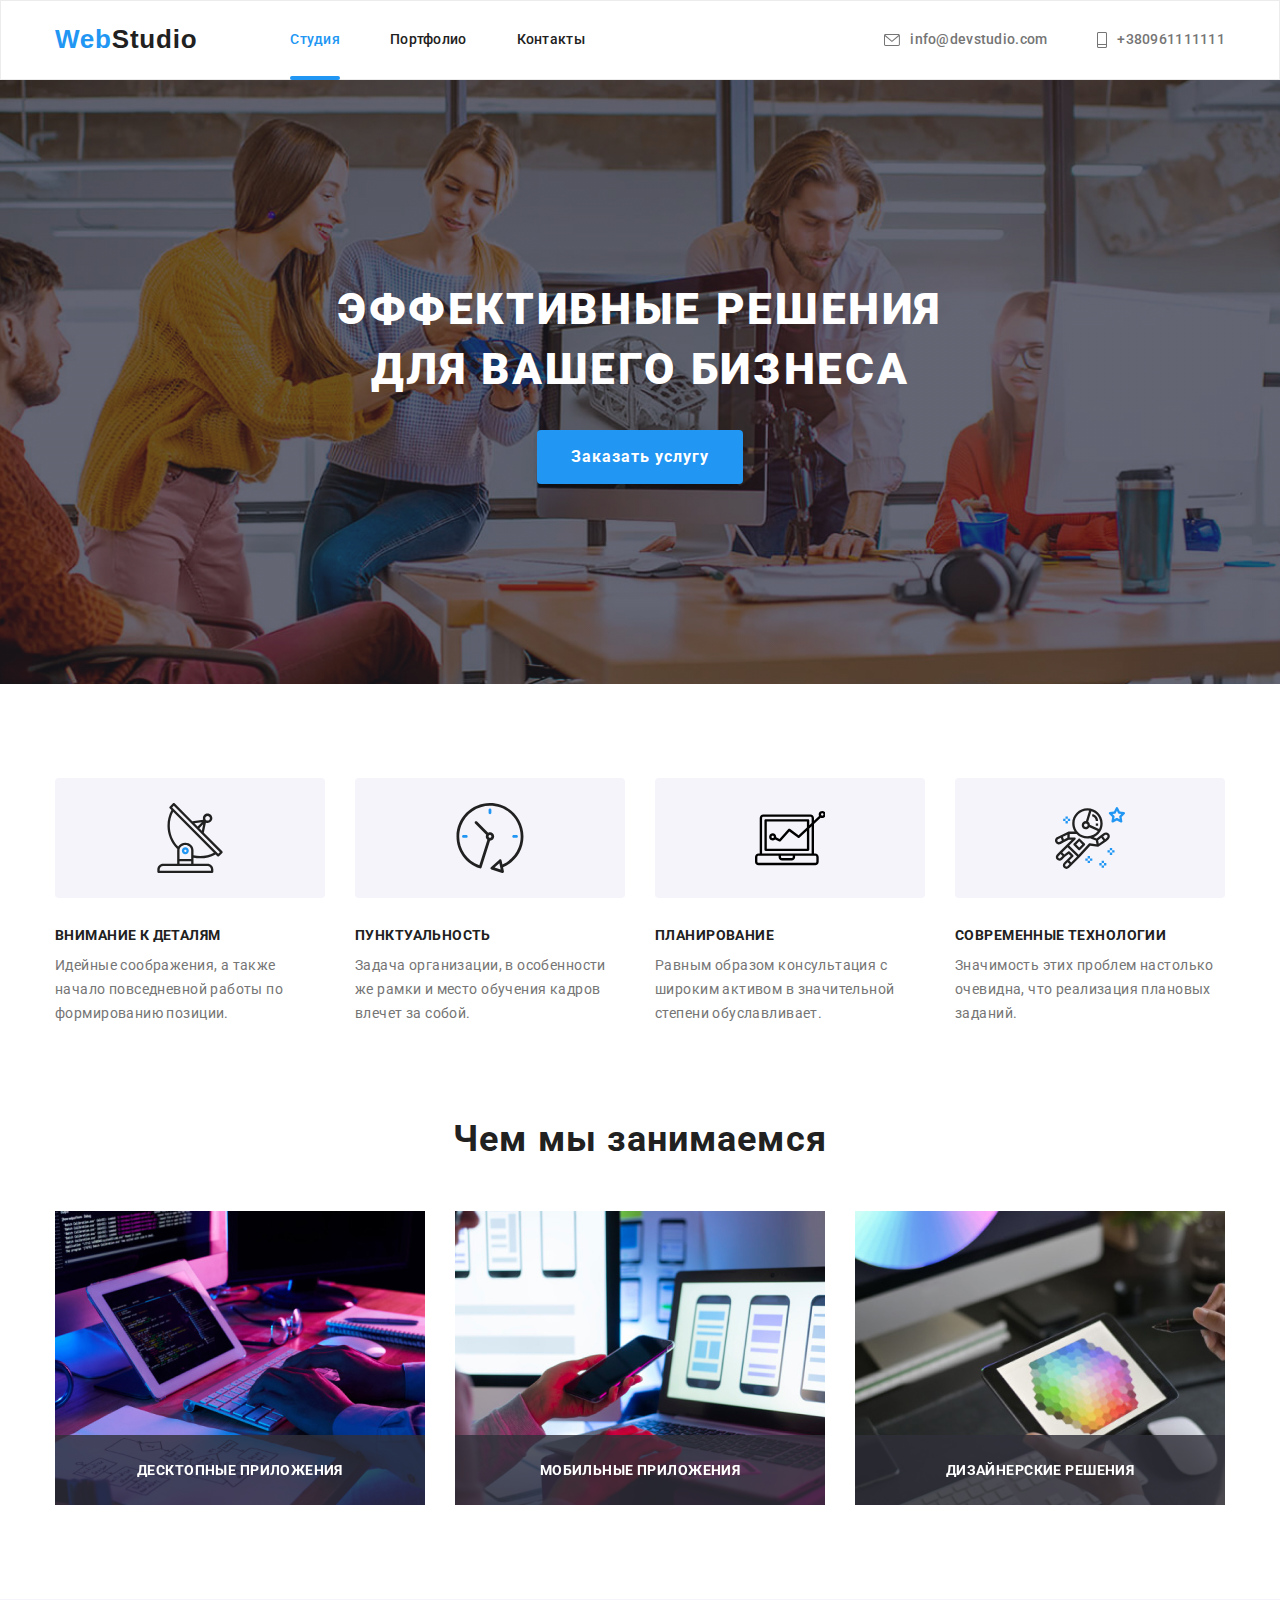
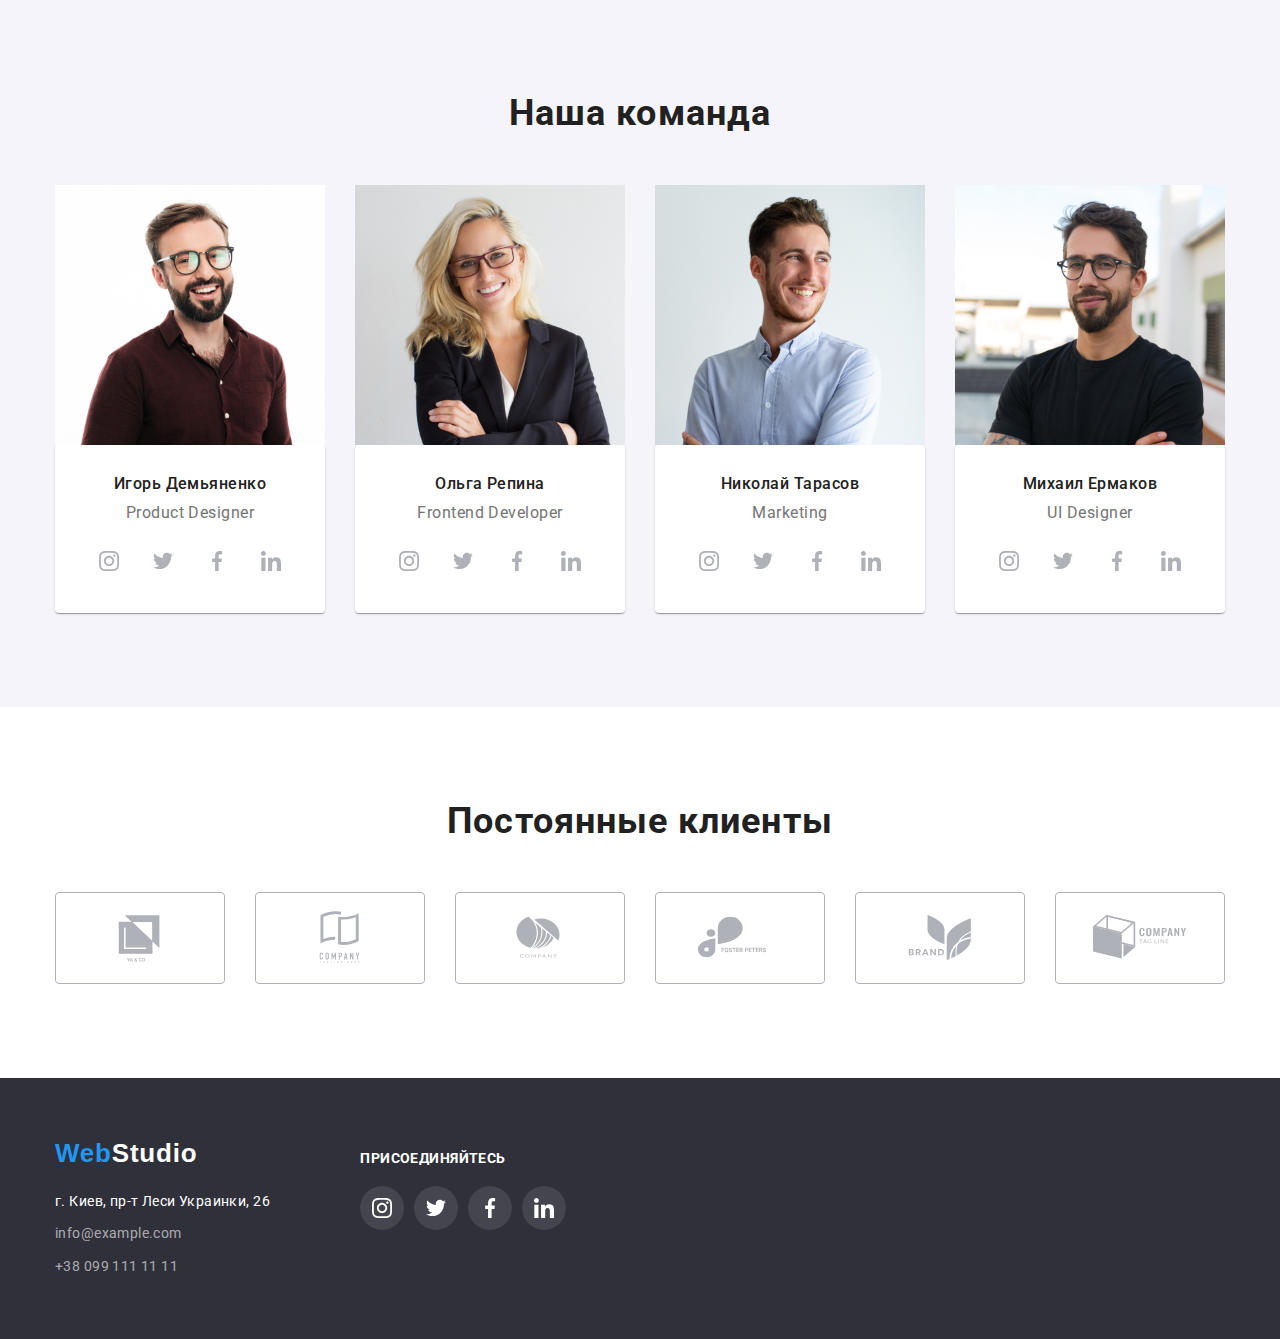
<file: index.html>
<!DOCTYPE html>
<html lang="en">

<head>
    <meta charset="utf-8">
    <meta name="viewport" content="width=device-width,
     initial-scale=1.0">
    <title>Студия</title>
    <link
        href="https://fonts.googleapis.com/css2?family=Raleway:wght@700&family=Roboto:wght@400;500;700;900&display=swap"
        rel="stylesheet">
        <link rel="stylesheet" href="https://cdnjs.cloudflare.com/ajax/libs/modern-normalize/1.1.0/modern-normalize.min.css">
    <link rel="stylesheet" href="./css/style.css">

</head>

<body>
 
    <!--Шапка сайта-->

   <header class="heder-style ">
    
    <div class="container nav-container">
            <nav class="main-nav ">
                <a href="./index.html" class="logo">Web<span class="logo-style">Studio</span></a>
                <ul class="site-nav ">
                    <li class="site-nav-item"><a href="" class="link current">Студия</a> </li>
                    <li class="site-nav-item"><a href="./portfolio.html" class="nav-color link">Портфолио</a> </li>
                    <li class="site-nav-item"><a href="" class="nav-color link">Контакты</a></li>
                </ul>
            </nav>
          
                <ul class="address-flex">
                    <li class="nav-contact ">
                                               
                    <a class="address-nav " href="mailto:info@devstudio.com"><svg class="address-logo-title">
                            <use href="./image/symbol-defs.svg#icon-mail" width="16px" height="12px"></use>
                        </svg>info@devstudio.com</a>
                    </li>
                    <li class="nav-contact ">
                        
                        <a class="address-nav " href="tel:+380961111111"><svg class="address-logo-phone">
                            <use href="./image/symbol-defs.svg#icon-phone" width="10px" height="16px"></use>
                        </svg>+380961111111</a>
                    </li>
                </ul>
           

    </div>
      
    </header>
<main>
    
    <!--Герой-->

    <section class=" hero-size">
        <div class="container">
            <h1 class="title-head-hero">эффективные решения <br> для вашего бизнеса</h1>
            <button data-modal-open type="button" class="button" >Заказать услугу</button>
            <div data-modal class="backdrop is-hidden" >
                <div class="modal">
                <p></p>
                <button data-modal-close class="backdrop-button">
                    <img class="backdrop-cross" src="./image/cross.svg" alt="">
                </button>
                </div>
            </div>
        </div>
       
    </section>


    
    <section class=" section ">
        <div class="container">
            <h2 class="visually-hidden">Герой</h2>
                <ul class="domination-flex">

                    <li class="domination-title "> 
                        <div class="icon-advantage">
                        <svg class="icon-advantage-title">
                            <use href="./image/symbol-defs.svg#icon-antenna"></use>
                        </svg>
                        </div>                                                               
                        <h3 class="text-head">внимание к деталям</h3>
                        <p class="text-main">Идейные соображения, а также начало повседневной работы по формированию
                            позиции.</p>
                    </li>
                    <li class="domination-title ">
                       <div class="icon-advantage">
                        <svg class="icon-advantage-title">
                            <use href="./image/symbol-defs.svg#icon-clock"></use>
                        </svg>
                       </div>
                        <h3 class="text-head">пунктуальность</h3>
                        <p class="text-main">Задача организации, в особенности же рамки и место обучения кадров влечет за
                            собой.</p>
                                      
                    </li>
                    <li class="domination-title ">
                       <div class="icon-advantage" >
                        <svg class="icon-advantage-title">
                            <use href="./image/symbol-defs.svg#icon-laptop"></use>
                        </svg>
                       </div>
                        <h3 class="text-head">планирование</h3>
                        <p class="text-main">Равным образом консультация с широким активом в значительной степени
                            обуславливает.</p>
                       
                        
                    </li>
                    <li class="domination-title ">                        
                      <div class="icon-advantage">
<svg class="icon-advantage-title">
    <use href="./image/symbol-defs.svg#icon-astronaut"></use>
</svg>
                      </div> 
                <h3 class="text-head">современные технологии</h3>
                <p class="text-main">Значимость этих проблем настолько очевидна, что реализация плановых заданий.
                        
                      
                        </p>
                    </li>
                </ul>
            </div>
                 
    </section>


    <section class="section works-section">
            <div class="container">
                <h2 class="title-maid">Чем мы занимаемся</h2>
                <ul class="title-head">
                    <li class="img-margin">
                        <div class="works-section-link">
                        <img src="./image/tablet-board.jpg" alt="планшет-и-клавиатура" width="370" />                        
                        <div class="works-section-title">
                        <p class="works-section-text">десктопные приложения</p>
                        </div>
                    </div>                      
                    </li>
                    <li class="img-margin">
                        <div class="works-section-link">
                        <img src="./image/laptop2.jpg" alt="ноутбук" width="370" />
                        <div class="works-section-title">
                            <p class="works-section-text">мобильные приложения</p>
                        </div>
                        </div>
                    </li>
                    <li class="img-margin">
                    <div class="works-section-link">
                    <img src="./image/tablet-hand.jpg" alt="планшет-в-руке" width="370" />
                    <div class="works-section-title">
                        <p class="works-section-text">дизайнерские решения</p>
                    </div>
                    </div>
                      


                    </li>
                </ul>
            </div>
               
    </section>


    <section class="section-team section">
            <div class="container">
                <h2 class="title-team">Наша команда</h2>
                <ul class="team-order">
                    <li class="team-title">
                            
                    <img src="./image/igor.jpg" alt="игорь-демьяненко" width="270" />
            <div class="team-design">
                    <h3 class="team-person">Игорь Демьяненко</h3>
                    <p class="person-job">Product Designer</p>
            <div>
                <ul class="logo-team">
                    <li class="social">
                        <a href="#" class=" logo-social">
                            <svg class="social-network">
                                <use href="./image/symbol-defs.svg#icon-instagram" width="20" haight="20"></use>
                            </svg>
                        </a>
                    </li>
                    <li class="social">
                        <a href="#" class="logo-social">
                            <svg class="social-network">
                                <use href="./image/symbol-defs.svg#icon-twitter" width="20" haight="20"></use>
                            </svg>
                        </a>
                    </li>
                    <li class="social">
                        <a href="#" class="logo-social">
                            <svg class="social-network">
                                <use href="./image/symbol-defs.svg#icon-facebook" width="20" haight="20"></use>
                            </svg>
                        </a>
                    </li>
                    <li class="social">
                        <a href="#" class="logo-social">
                            <svg class="social-network">
                                <use href="./image/symbol-defs.svg#icon-linkedin" width="20" haight="20"></use>
                            </svg>
                        </a>
                    </li>
                                
                </ul>
            </div>
            </div>
                            
                    </li>
                    <li class="team-title">
                           
                    <img src="./image/olga.jpg" alt="ольга-репина" width="270" />
            <div class="team-design">
                    <h3 class="team-person">Ольга Репина</h3>
                    <p class="person-job">Frontend Developer</p>
            <div>
                <ul class="logo-team">
                    <li class="social ">
                        <a href="#" class="logo-social">
                            <svg class="social-network">
                                <use href="./image/symbol-defs.svg#icon-instagram" width="20" haight="20"></use>
                            </svg>
                        </a>
                    </li>
                    <li class="social">
                        <a href="#" class="logo-social">
                            <svg class="social-network">
                                <use href="./image/symbol-defs.svg#icon-twitter" width="20" haight="20"></use>
                            </svg>
                        </a>
                    </li>
                    <li class="social">
                        <a href="#" class="logo-social">
                            <svg class="social-network">
                                <use href="./image/symbol-defs.svg#icon-facebook" width="20" haight="20"></use>
                            </svg>
                        </a>
                    </li>
                    <li class="social">
                        <a href="#" class="logo-social">
                            <svg class="social-network">
                                <use href="./image/symbol-defs.svg#icon-linkedin" width="20" haight="20"></use>
                            </svg>
                        </a>
                    </li>
                                
                </ul>
            </div>
            </div>                        
                    </li>
                    <li class="team-title">
                           
                    <img src="./image/nikolay.jpg" alt="николай-тарасов" width="270" />
            <div class="team-design">
                    <h3 class="team-person">Николай Тарасов</h3>
                    <p class="person-job"> Marketing</p>
            <div >
                <ul class="logo-team">
                    <li class="social ">
                    <a href="#" class="logo-social">
                        <svg class="social-network">
                            <use href="./image/symbol-defs.svg#icon-instagram" width="20" haight="20"></use>
                        </svg>
                    </a>
                    </li>
                    <li class="social">
                    <a href="#" class="logo-social">
                        <svg class="social-network">
                            <use href="./image/symbol-defs.svg#icon-twitter" width="20" haight="20"></use>
                        </svg>
                    </a>
                    </li>
                    <li class="social">
                    <a href="#" class="logo-social">
                        <svg class="social-network">
                            <use href="./image/symbol-defs.svg#icon-facebook" width="20" haight="20"></use>
                        </svg>
                    </a>
                    </li>
                    <li class="social">
                    <a href="#" class="logo-social">
                        <svg class="social-network">
                            <use href="./image/symbol-defs.svg#icon-linkedin" width="20" haight="20"></use>
                        </svg>
                    </a>
                    </li>

                </ul>
            </div>
                            </div>
                            
                        </li>
                        <li class="team-title">
                           
                                <img src="./image/mihail.jpg" alt="михаил-ермаков" width="270" />
                            <div class="team-design">
                                <h3 class="team-person">Михаил Ермаков</h3>
                                <p class="person-job">UI Designer</p>
                                <div>
                                    <ul class="logo-team">
                                        <li class="social ">
                                            
                                            <a href="#" class="logo-social">
                                                <svg class="social-network">
                                                    <use href="./image/symbol-defs.svg#icon-instagram" width="20" haight="20"></use>
                                                </svg>
                                            </a>
                                        </li>
                                        <li class="social">
                                            <a href="#" class="logo-social">
                                                <svg class="social-network">
                                                    <use href="./image/symbol-defs.svg#icon-twitter" width="20" haight="20"></use>
                                                </svg>
                                            </a>
                                        </li>
                                        <li class="social ">
                                            <a href="#" class="logo-social">
                                                <svg class="social-network">
                                                    <use href="./image/symbol-defs.svg#icon-facebook" width="20" haight="20"></use>
                                                </svg>
                                            </a>
                                        </li>
                                        <li class="social">
                                            <a href="#" class="logo-social">
                                                <svg class="social-network">
                                                    <use href="./image/symbol-defs.svg#icon-linkedin" width="20" haight="20"></use>
                                                </svg>
                                            </a>
                                        </li>
                                
                                    </ul>
                                </div>
                            </div>
                           
                        </li>
                    </ul>
                  
                </div>
                </section>

 <!--ПОСТОЯННЫЕ КЛИЕНТЫ-->

    <section class="section">
        <div class="container">
            <h2 class="title-team">
                Постоянные клиенты
            </h2>
            <ul class="client-position">
                <li class="client-content-title">
                    <a href="#"class="client-container">
                    <svg class="client-logo-style">
                        <use href="./image/symbol-defs.svg#icon-yaco-1" width="106" haight="60"></use>
                    </svg>
                    </a>
            
                </li>
                <li class="client-content-title">
                    <a href="" class="client-container">
                    <svg class="client-logo-style">
                        <use href="./image/symbol-defs.svg#icon-tagline-1" width="106" haight="60"></use>
                    </svg>
                    </a>
                   
                </li>
                <li class="client-content-title">
                    <a href="#" class="client-container">
                    <svg class="client-logo-style">
                        <use href="./image/symbol-defs.svg#icon-company-1" width="106" haight="60"></use>
                    </svg>
                    </a>
                   
                    
                </li>
              
                <li class="client-content-title">
                    <a href="#" class="client-container">
                    <svg class="client-logo-style">
                        <use href="./image/symbol-defs.svg#icon-foster-1" width="106" haight="60"></use>
                    </svg>
                    </a>
                    
                </li>
                <li class="client-content-title">
                    <a href="#" class="client-container">
                <svg class="client-logo-style">
                    <use href="./image/symbol-defs.svg#icon-brend-1" width="106" haight="60"></use>
                </svg>
                    </a>
               
                </li>
                <li class="client-content-title">
                    <a href="" class="client-container">
                    <svg class="client-logo-style">
                        <use href="./image/symbol-defs.svg#icon-tag-1" width="106" haight="60"></use>
                    </svg>
                    </a>
                
                </li>
            </ul>
        </div>

    </section>
   

        <footer class="footer ">
            <div class="container footer-box">
            <div class="contact-title">
                <a href="./index.html" class="logo-footer">Web<span class="logo-footer-span">Studio</span>
                </a>
                </a>
                <address>
                    <ul class="">
                        <li class="footer-address-margin"><a class="address link" target="blank"
                                href="https://www.google.com.ua/maps/place/%D0%B1%D1%83%D0%BB.+%D0%9B%D0%B5%D1%81%D0%B8+%D0%A3%D0%BA%D1%80%D0%B0%D0%B8%D0%BD%D0%BA%D0%B8,+26,+%D0%9A%D0%B8%D0%B5%D0%B2,+02000/@50.4265841,30.5361971,17z/data=!3m1!4b1!4m5!3m4!1s0x40d4cf0e033ecbe9:0x57a4dffefec77da0!8m2!3d50.4265807!4d30.5383858?hl=ru">г.
                                Киев, пр-т Леси Украинки, 26</a></li>
                        <li class="footer-address-margin"><a class="a-address link" href="mailto:info@example.com">info@example.com</a></li>
                        <li ><a class="a-address link" href="tel:+38-099-111-11-11">+38 099 111 11 11</a></li>
                    </ul>
                </address>
            </div>
            <div>
            <h3 class="contact-join">присоединяйтесь</h3>
            <div class="footer-box">
               
                <ul class="logo-team-footer">
                    <li class=" social-footer">
                        <a href="#" class="network-footer">
                            <svg class="network-ico-footer">
                                <use href="./image/symbol-defs.svg#icon-instagram" width="20" haight="20"></use>
                            </svg>
                        </a>
                    </li>
                    <li class="social-footer">
                        <a href="#" class="network-footer">
                            <svg class="network-ico-footer">
                                <use href="./image/symbol-defs.svg#icon-twitter" width="20" haight="20"></use>
                            </svg>
                        </a>
                    </li>
                    <li class="social-footer">
                        <a href="#" class="network-footer">
                            <svg class="network-ico-footer">
                                <use href="./image/symbol-defs.svg#icon-facebook" width="20" haight="20"></use>
                            </svg>
                        </a>
                    </li>
                    <li class="social-footer">
                        <a href="#" class="network-footer">
                            <svg class="network-ico-footer">
                                <use href="./image/symbol-defs.svg#icon-linkedin" width="20" haight="20"></use>
                            </svg>
                        </a>
                    </li>
            
                </ul>
            </div>
            </div>
            </div>

        </footer>
        <script src="./js/modal.js"></script>
</body>

</html>
</file>
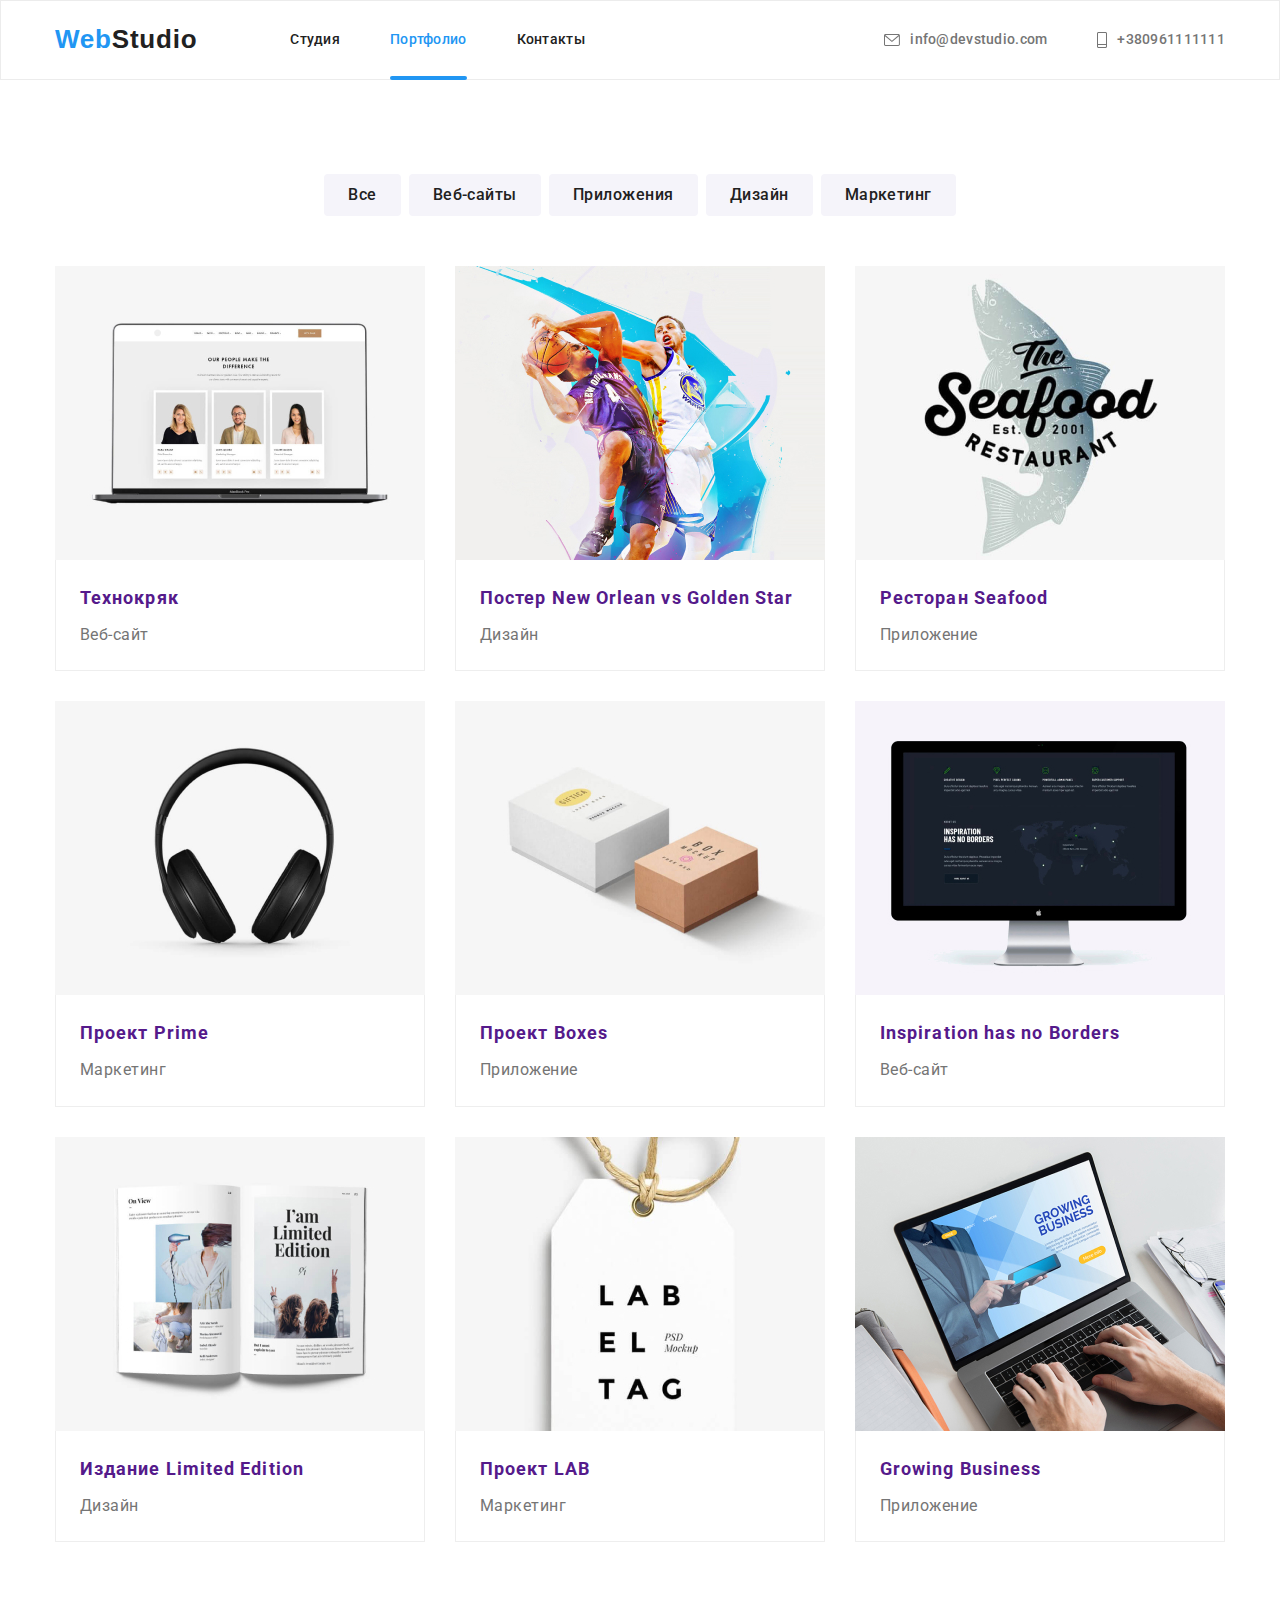
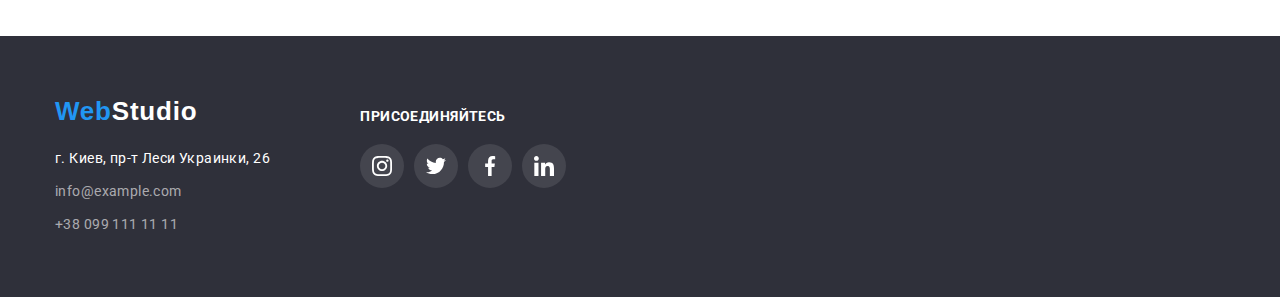
<file: portfolio.html>
<!DOCTYPE html>
<html lang="en">

<head>
    <meta charset="utf-8">
    <meta name="viewport" content="width=device-width,
     initial-scale=1.0">
    <title>Домашка</title>
    <link
        href="https://fonts.googleapis.com/css2?family=Raleway:wght@700&family=Roboto:wght@400;500;700;900&display=swap"
        rel="stylesheet">
        <link rel="stylesheet" href="https://cdnjs.cloudflare.com/ajax/libs/modern-normalize/1.1.0/modern-normalize.min.css">
    <link rel="stylesheet" href="./css/style.css">

</head>

<body>

    <!--Шапка сайта-->

    <header class="heder-style">
    
    <div class="container nav-container">
        <nav class="main-nav ">
            <a href="./index.html" class="logo">Web<span class="logo-style">Studio</span></a>
            <ul class="site-nav ">
                <li class="site-nav-item"><a href="./index.html" class="nav-color link">Студия</a> </li>
                <li class="site-nav-item"><a href="" class="link current">Портфолио</a> </li>
                <li class="site-nav-item"><a href="" class="nav-color link">Контакты</a></li>
            </ul>
        </nav>
    
        <ul class="address-flex">
            <li class="nav-contact ">
    
                <a class="address-nav " href="mailto:info@devstudio.com"><svg class="address-logo-title">
                        <use href="./image/symbol-defs.svg#icon-mail" width="16px" haight="12px"></use>
                    </svg>info@devstudio.com</a>
            </li>
            <li class="nav-contact ">
    
                <a class="address-nav " href="tel:+380961111111"><svg class="address-logo-phone">
                        <use href="./image/symbol-defs.svg#icon-phone" width="10px" haight="16px"></use>
                    </svg>+380961111111</a>
            </li>
        </ul>
    
    
    </div>
    
    </header>
    <main>
        <section class="section">
            <div class="container">
                <h1 class="visually-hidden">Все-работы</h1>
                <ul class=" portfolio-button">
                    <li class="button-margin"><button type="button" class="button-type ">Все</button></li>
                    <li class="button-margin"><button type="button" class="button-type ">Веб-сайты</button></li>
                    <li class="button-margin"><button type="button" class="button-type">Приложения</button></li>
                    <li class="button-margin"><button type="button" class="button-type ">Дизайн</button></li>
                    <li class="button-margin"><button type="button" class="button-type ">Маркетинг</button></li>
                </ul>
                <ul class=" profil-flex">
                    <li class="portfolio-design">
                        <a class="portfolio-title" href="">
                            <div class="portfolio-thumb">
                             <img src="./image/techno.jpg" alt="Технокряк" width="370">
                             <div class="background-thumb">
                            <div class="text-thumb">
                                <p class="paragraf-thumb">Технокряк это современная площадка распространения коронавируса. Компании используют эту
                                    платформу для цифрового
                                    шпионажа и атак на защищённые сервера конкурентов.</p>
                            </div>
                             </div>
                           
                            </div>
                           
                            <div class="portfolio-image-text">
                                <h2 class="image-title">Технокряк</h2>
                                <p class="image-text">Веб-сайт</p>
                            </div>
                        </a>
                                       
                   </li>
                    <li class="portfolio-design">
                        <a class="portfolio-title"href="">
                            <div class="portfolio-thumb">
                            <img src="./image/basketbal.jpg" alt="Постер New Orlean vs Golden Star" width="370">
                                <div class="background-thumb">
                                    <div class="text-thumb">
                                        <p class="paragraf-thumb">Технокряк это современная площадка распространения коронавируса. Компании используют
                                            эту
                                            платформу для цифрового
                                            шпионажа и атак на защищённые сервера конкурентов.</p>
                                    </div>
                                </div>
                            </div>                     
                        <div class="portfolio-image-text">
                            <h3 class="image-title">Постер New Orlean vs Golden Star</h3>
                            <p class="image-text">Дизайн</p>
                        </div>
                        </a>                 
                    </li>
                    <li class="portfolio-design">
                        <a class="portfolio-title"href="">
                        <div class="portfolio-thumb">
                        <img src="./image/seafood.jpg" alt="Ресторан Seafood" width="370">
                        <div class="background-thumb">
                            <div class="text-thumb">
                                <p class="paragraf-thumb">Технокряк это современная площадка распространения коронавируса. Компании используют
                                    эту
                                    платформу для цифрового
                                    шпионажа и атак на защищённые сервера конкурентов.</p>
                            </div>
                        </div>
                        </div>                       
                        <div class="portfolio-image-text">
                            <h2 class="image-title">Ресторан Seafood</h2>
                            <p class="image-text">Приложение</p>                       
                        </div>
                        </a>
                  
                    </li>
                    <li class="portfolio-design">
                        <a class="portfolio-title"href="">
                            <div class="portfolio-thumb">
                            <img src="./image/sound.jpg" alt="Проект Prime" width="370">
                            <div class="background-thumb">
                                <div class="text-thumb">
                                    <p class="paragraf-thumb">Технокряк это современная площадка распространения коронавируса. Компании используют
                                        эту
                                        платформу для цифрового
                                        шпионажа и атак на защищённые сервера конкурентов.</p>
                                </div>
                            </div>
                            </div>
                       
                        <div class="portfolio-image-text">
                            <h2 class="image-title">Проект Prime</h2>
                            <p class="image-text">Маркетинг</p>
                        </div>
                        </a>
                      
                    </li>
                    <li class="portfolio-design">
                        <a class="portfolio-title"href="">
                          <div class="portfolio-thumb">
                            <img src="./image/boxes.jpg" alt="Проект Boxes" width="370">
                            <div class="background-thumb">
                                <div class="text-thumb">
                                    <p class="paragraf-thumb">Технокряк это современная площадка распространения коронавируса. Компании используют
                                        эту
                                        платформу для цифрового
                                        шпионажа и атак на защищённые сервера конкурентов.</p>
                                </div>
                            </div>
                          </div>
                           
                         
                       
                        <div class="portfolio-image-text">
                            <h2 class="image-title">Проект Boxes</h2>
                            <p class="image-text">Приложение</p>
                        </div>
                        </a>
                      
                    </li>
                    <li class="portfolio-design">                      
                        <a class="portfolio-title"href="">
                            <div class="portfolio-thumb">
                                <img src="./image/grafic.jpg" alt="Inspiration has no Borders" width="370">
                                <div class="background-thumb">
                                    <div class="text-thumb">
                                        <p class="paragraf-thumb">Технокряк это современная площадка распространения коронавируса. Компании используют
                                            эту
                                            платформу для цифрового
                                            шпионажа и атак на защищённые сервера конкурентов.</p>
                                    </div>
                                </div>

                            </div>
                      
                        <div class="portfolio-image-text">
                            <h2 class="image-title">Inspiration has no Borders</h2>
                            <p class="image-text">Веб-сайт</p>
                        </div>
                        </a>
                       
                    </li>
                    <li class="portfolio-design">
                        <a class="portfolio-title"href="">
                            <div class="portfolio-thumb">
                                <img src="./image/magazine.jpg" alt="Издание Limited Edition" width="370">
                                <div class="background-thumb">
                                    <div class="text-thumb">
                                        <p class="paragraf-thumb">Технокряк это современная площадка распространения коронавируса. Компании используют
                                            эту
                                            платформу для цифрового
                                            шпионажа и атак на защищённые сервера конкурентов.</p>
                                    </div>
                                </div>

                            </div>
                       
                        <div class="portfolio-image-text">
                            <h2 class="image-title">Издание Limited Edition</h2>
                            <p class="image-text">Дизайн</p>
                        </div>
                        </a>
                      
                    </li>
                    <li class="portfolio-design">
                        <a class="portfolio-title"href="">
                            <div class="portfolio-thumb">
                                <img src="./image/lab.jpg" alt="Проект LAB" width="370">
                                <div class="background-thumb">
                                    <div class="text-thumb">
                                        <p class="paragraf-thumb">Технокряк это современная площадка распространения коронавируса. Компании используют
                                            эту
                                            платформу для цифрового
                                            шпионажа и атак на защищённые сервера конкурентов.</p>
                                    </div>
                                </div>
                            </div>
                       
                        <div class="portfolio-image-text">
                            <h2 class="image-title">Проект LAB</h2>
                            <p class="image-text">Маркетинг</p>
                        </div>
                        </a>
                       
                    </li>
                    <li class="portfolio-design">
                        <a class="portfolio-title"href="">
                            <div class="portfolio-thumb">
                                <img src="./image/busines.jpg" alt="Growing Business" width="370">
                                <div class="background-thumb">
                                    <div class="text-thumb">
                                        <p class="paragraf-thumb">Технокряк это современная площадка распространения коронавируса. Компании используют
                                            эту
                                            платформу для цифрового
                                            шпионажа и атак на защищённые сервера конкурентов.</p>
                                    </div>
                                </div>

                            </div>
                        
                        <div class="portfolio-image-text">
                            <h2 class="image-title">Growing Business</h2>
                            <p class="image-text">Приложение</p>
                        </div>
                        </a>
                               
                    </li>
                </ul>
            </div>
         
        </section>

    </main>
        <footer class="footer ">
            <div class="container footer-box">
                <div class="contact-title">
                    <a href="./index.html" class="logo-footer">Web<span class="logo-footer-span">Studio</span>
                    </a>
                    </a>
                    <address>
                        <ul class="">
                            <li class="footer-address-margin"><a class="address link" target="blank"
                                    href="https://www.google.com.ua/maps/place/%D0%B1%D1%83%D0%BB.+%D0%9B%D0%B5%D1%81%D0%B8+%D0%A3%D0%BA%D1%80%D0%B0%D0%B8%D0%BD%D0%BA%D0%B8,+26,+%D0%9A%D0%B8%D0%B5%D0%B2,+02000/@50.4265841,30.5361971,17z/data=!3m1!4b1!4m5!3m4!1s0x40d4cf0e033ecbe9:0x57a4dffefec77da0!8m2!3d50.4265807!4d30.5383858?hl=ru">г.
                                    Киев, пр-т Леси Украинки, 26</a></li>
                            <li class="footer-address-margin"><a class="a-address link"
                                    href="mailto:info@example.com">info@example.com</a></li>
                            <li><a class="a-address link" href="tel:+38-099-111-11-11">+38 099 111 11 11</a></li>
                        </ul>
                    </address>
                </div>
                <div>
                    <h3 class="contact-join">присоединяйтесь</h3>
                    <div class="footer-box">
        
                        <ul class="logo-team-footer">
                            <li class=" social-footer">
                                <a href="#" class="network-footer">
                                    <svg class="network-ico-footer">
                                        <use href="./image/symbol-defs.svg#icon-instagram" width="20" haight="20"></use>
                                    </svg>
                                </a>
                            </li>
                            <li class="social-footer">
                                <a href="#" class="network-footer">
                                    <svg class="network-ico-footer">
                                        <use href="./image/symbol-defs.svg#icon-twitter" width="20" haight="20"></use>
                                    </svg>
                                </a>
                            </li>
                            <li class="social-footer">
                                <a href="#" class="network-footer">
                                    <svg class="network-ico-footer">
                                        <use href="./image/symbol-defs.svg#icon-facebook" width="20" haight="20"></use>
                                    </svg>
                                </a>
                            </li>
                            <li class="social-footer">
                                <a href="#" class="network-footer">
                                    <svg class="network-ico-footer">
                                        <use href="./image/symbol-defs.svg#icon-linkedin" width="20" haight="20"></use>
                                    </svg>
                                </a>
                            </li>
        
                        </ul>
                    </div>
                </div>
            </div>
        
        </footer>
</body>

</html>
</file>
<file: css/style.css>
html{
    box-sizing: border-box;
}
*,
*::before,
*::after{
    box-sizing: inherit;
}


:root{
--primary-text-color: #757575;
--title-text-color:#212121;
--accent-color:#2196F3;
--primary-white-color:#ffffff;
--card-set-gap: 20px;
--card-shadow: 0px 2px 1px -1px rgba(0, 0, 0, 0.2),
    0px 1px 1px 0px rgba(0, 0, 0, 0.14), 0px 1px 3px 0px rgba(0, 0, 0, 0.12);
}


       




body{
    margin: 0px;
    color:var(--title-text-color);
    font-family: "Roboto", sans-serif;
    font-size: 14px;
    line-height: 1.67;
 
}


h1,
h2,
h3,
h4,
h5,
h6,
p {
  margin: 0;
}

ul{
    padding: 0px;
    margin: 0px;
    list-style: none;
}

img {
  display: block;
  max-width: 100%;
  height: auto;
}

.heder-style{
    border: 1px solid;
    height: 80px;
    display: flex;
    border-color:  #ECECEC;
    align-items: center;
   

}

/*Контейнер*/

.container {
  width: 1200px;
  padding-left: 15px;
  padding-right: 15px;

  margin-left: auto;
  margin-right: auto; 
 
}



.section{
    padding: 94px 0;
}
.heder-index{
    height: 80px;
    display: flex;
}


.logo{
    font-family: "Ralewey",sans-serif;
    font-weight: 700;
    font-size: 26px;
    line-height: 1.2;
    text-decoration: none;
    letter-spacing: 0.03em;
    color: #2196F3;
    margin-right: 93px;;
    display: block;

}
 



.logo-style{
    color: var(--title-text-color);
   
}

.logo-box{
display: flex;

}

.main-nav{
    display:flex;
    align-items: center;
}

.heder-flex{
    display: flex;
}

.nav-box{
    display: flex;
    justify-content: space-between;
    align-items: center;  
}

.nav-container{
    display: flex;
}



.site-nav{
    
    display: flex;
    font-weight: 500;
    line-height:1.14;
    text-decoration: none;
    letter-spacing: 0.02em;
    color:var(--title-text-color)
    
}

.site-nav-item{
    font-weight: 500;
    line-height:1.14;
    text-decoration: none;
    letter-spacing: 0.02em;
    color:var(--title-text-color) ; 
    margin-right: 50px;
   
}
.site-nav-item:last-child{
    margin-right: 0px;
    padding-right: 0px;
   
} 

.site-nav .item:last-child{
    margin-right: 0px;
}




.nav-color{
    color: var(--title-text-color);
}

.nav-title{
  
   font-weight: 500;
     line-height:1.14;
   text-decoration: none;
   color: #212121;

}
.address-flex{
    display:flex;
    align-items: center;
   margin-left: auto;
   padding-left: 10px;
} 
.nav-contact{
    margin-right: 50px;
   
   
}
.nav-contact:last-child{
    margin-right: 0px;
}

.address-nav {
    display: flex;
    color: #757575;
    font-weight: 500;
    line-height: 1.14;
    letter-spacing: 0.02em;   
    align-items: center;
    text-decoration: none;
    transition-property: color;
     transition-duration: 250ms ;
   transition-timing-function: cubic-bezier(0.4, 0, 0.2, 1);
}

.address-nav:hover,
.address-nav:focus{
    color: var(--accent-color);
    
}
.address-nav:hover svg,
.address-nav:focus svg{
  fill: var(--accent-color);
}


.address-logo-phone{
    fill: #757575;
    width: 10px;
    height: 16px;
    margin-right: 10px; 
     transition-property:fill;
     transition-duration:250ms;
   transition-timing-function:cubic-bezier(0.4, 0, 0.2, 1);
}
  
.address-nav:active{
    color: teal;
}
.address-nav:active svg{
    fill: teal;
}

.address-logo-title{
    fill: #757575;
    width: 16px;
    height: 12px;
    margin-right: 10px;
    transition-property:fill;
     transition-duration: 250ms ;
   transition-timing-function: cubic-bezier(0.4, 0, 0.2, 1);
}








.site-nav .link.current{
    font-weight: 500;
     line-height: 1.14;
    letter-spacing: 0.02em;
    color: var(--accent-color);
    position: relative;
}  

.site-nav .link.current::before{
    content: "";
    position: absolute;
width: 100%;
height: 4px;
background-color: currentColor;
bottom: -33px;
border-radius: 2px;
   
}
   

.link{
    text-decoration: none;
    transition-property:color;
     transition-duration: 250ms ;
   transition-timing-function: cubic-bezier(0.4, 0, 0.2, 1);
}
.link:hover,
.link:focus{
    color: var(--accent-color);

}
.link:active{
    color: teal;
}

/*Герой*/


.visually-hidden{
  position: absolute;
    clip: rect(0 0 0 0);
    width: 1px;   
    height: 1px;
    margin: -1px;
}
.hero-size{
    background: #2F303A;
    padding: 200px 0;
    text-align: center;
    background-image: linear-gradient(to right, rgba(47, 48, 58, 0.4),rgba(47, 48, 58, 0.4)), url(../image/Img.jpg);
    background-repeat: no-repeat;
    background-position: center;
    background-size:cover ;
    max-width: 1600px;
    margin-right: auto;
    margin-left: auto;
}

.title-head-hero{  
font-weight: 900;
font-size: 44px;
line-height: 1.36;
letter-spacing: 0.06em;
text-transform: uppercase;
color: #FFFFFF;
margin-bottom: 30px;
text-align: center;}



.title-maid{
   font-weight: 700;
   font-size:36px;
   line-height:1.16;
   text-align: center;
   letter-spacing: 0.03em;
   margin-bottom: 50px;
}

.button{
    color: white;
    background-color:var(--accent-color);
    border-color:transparent;
    cursor:pointer;
    font-weight: 700;
    font-size: 16px;
    line-height: 1.9;
    text-align: center;
    letter-spacing: 0.06em; 
    border-radius: 4px;
    padding: 10px 32px;
    box-shadow: 0px 4px 4px rgba(0, 0, 0, 0.15);
}


.backdrop{
    position: fixed;
   top: 0px;
   left: 0px;
    width: 100%;
    height: 100%;
    background-color: rgba(0, 0, 0, 0.2);    
    transition-property:opacity;    
    transition-duration:  250ms ;
    transition-timing-function:cubic-bezier(0.4, 0, 0.2, 1);
   
}
.modal{
    position: absolute;
    width: 528px;
    height: 581px; 
    left:50%;
    top:50%;
    transform:translate(-50%,-50%) scale(1);
    background: #FFFFFF;
    box-shadow: 0px 1px 3px rgba(0, 0, 0, 0.12), 0px 1px 1px rgba(0, 0, 0, 0.14), 0px 2px 1px rgba(0, 0, 0, 0.2);
border-radius: 4px;
z-index: 2;
transition-property:  transform;
  transition-duration: 250ms;
  transition-timing-function:cubic-bezier(0.4, 0, 0.2, 1) ;

   
}
.is-hidden{    
    opacity: 0;
   
  
pointer-events: none;
}
.backdrop.is-hidden .modal{
    transition-property:transform ;
  transition-duration:  250ms;
    transition-timing-function:cubic-bezier(0.4, 0, 0.2, 1); 
   transform:translate(-50%,-50%) scale(0.9);

}
.backdrop-button{
    display: flex;
    align-items: center;
    justify-content: center;
    width: 30px;
    height: 30px;
    border-radius: 50%;
    border: 1px solid rgba(0, 0, 0, 0.1);
    background-color: #FFFFFF;
    margin-top:8px;
    margin-right: 8px;
    margin-left: auto;
cursor: pointer;
}

/*Герой СВГ*/

.icon-advantage{
 height: 120px;
    width: 270;
    background: #F5F4FA;
    border-radius: 4px;
    margin-bottom: 30px;
   display: flex;
    align-items: center;
    justify-content: center;

}
.icon-advantage-title{
    display: flex;
width: 70px;
height: 70px;
}








.domination-flex{
    display: flex;

}
.domination-flex:first-child{
    margin-left: 0px;
    padding-left: 0px;
}

.text-head{  
    font-weight: 700;
    font-size: 14px;
    line-height:1.14;
    letter-spacing: 0.03em;
    text-transform: uppercase;
    margin-bottom: 10px;


}

.domination-title{
    margin-right: 30px;
}
.domination-title:last-child{
    margin-right: 0px;
}


.text-main{
   color:var(--primary-text-color);
   font-size: 14px;
   line-height:1.7;
   letter-spacing: 0.03em;
   width: 270px;
  
}

/*Чем мы занимаемся*/
.works-section{
    padding-top: 0px;
}

.title-head{
    display: flex;
     
}


.img-margin{
    margin-right: 30px;
}
.img-margin:last-child{
    margin-right: 0px;
}
.works-section-link{
    display: block;
    position: relative;
    z-index: 1;
}
.works-section-title{
    position: absolute;
   bottom: 0px;
   left: 0px;
    display: flex;
    align-items: center;
    justify-content: center;
width: 100%;
height: 70px;
background-color:rgba(47, 48, 58, 0.8) ;
z-index: 1;
}
.works-section-text{

font-weight: bold;
font-size: 14px;
line-height: 16px;
text-align: center;
letter-spacing: 0.03em;
text-transform: uppercase;
color: #FFFFFF;
}



/* Наша команда*/

.section-team{
    background: #F5F4FA;

}


.title-team{
  
   font-size:36px;
   line-height:1.16 ;
   text-align: center;
   letter-spacing: 0.03em;
   margin-bottom: 50px;
}
   
.team-design{
  box-shadow: var(--card-shadow);
  border-radius: 4px;
  overflow: hidden;
  background-color: #ffffff;
  padding: 30px 0;
  text-align: center;
}
.team-order{
  display: flex;

  
}

.team-title{
    margin-right: 30px;
}
.team-title:last-child{
    margin-right: 0px;
}
.team-person{
    font-weight: 500;
    font-size:16px;
    line-height:1.18;
    letter-spacing: 0.03em;
}
   



.person-job{
   color: var(--primary-text-color);
   font-size: 16px;
   line-height: 1.18;  
   letter-spacing: 0.03em;
   margin-top: 10px;
   margin-bottom: 16px;
 
  
}

.logo-team{
display: flex;
justify-content: center;
}

.social-network{
    display:flex;  
    fill:#AFB1B8 ;
    width: 20px; 
    height: 20px;
    transition-property:fill ;
   transition-duration: 250ms ;
   transition-timing-function: cubic-bezier(0.4, 0, 0.2, 1);
}

.logo-social:hover svg,
.logo-social:focus svg{
    fill: #FFFFFF;
}
.social{
  margin-right: 10px;
}
.social:last-child{
    margin-right: 0px;
}
.logo-social{
display:flex;   
width: 44px;
height: 44px;
border-radius: 50%;
align-items: center;
justify-content: center;
transition-property:background-color;
   transition-duration: 250ms ;
   transition-timing-function: cubic-bezier(0.4, 0, 0.2, 1);
}

.logo-social:hover,
.logo-social:focus{
    background-color: var(--accent-color);
}
.logo-social:last-child{
    margin-right:0px;
}

.network-ico{
    width: 20px;
    height: 20px;
   
}





















/* Портфолио кнопки*/

.button-type{
    color:var(--title-text-color);
    border-color: transparent;
    cursor: pointer;
    font-family: inherit;
    font-weight: 500;
    font-size: 16px;
    line-height: 26px;
    text-align: center;
    letter-spacing: 0.03em;
  border-radius: 4px;
  background: #F5F4FA;
  padding: 6px 22px;
  transition-property:color,background-color;
    transition-duration:250ms;
   transition-timing-function: cubic-bezier(0.4, 0, 0.2, 1);
}

.button-type:hover,
.button-type:focus{
    background-color: var(--accent-color);
    color: white;
    box-shadow: 0px 3px 1px rgba(0, 0, 0, 0.1), 0px 1px 2px rgba(0, 0, 0, 0.08), 0px 2px 2px rgba(0, 0, 0, 0.12);

}


.portfolio-button{
    display: flex;
    justify-content: center;
     margin-bottom: 50px;
       
}

 .button-margin{
  margin-right: 8px;
 }
 .button-margin:last-child{
     margin-right: 0px;
 }
 .portfolio-button:last-child{
    margin-right: 0px;
}

.portfolio-design:nth-last-child(-n+3){
    margin-bottom: 0px;
}



.portfolio-design{
   
  background-color: #ffffff;
  margin-right: 30px;
  margin-bottom: 30px;

}
.portfolio-design:nth-child(3n){
    margin-right: 0px;
    
}
.portfolio-title:hover,
.portfolio-title:focus{
box-shadow: 0px 1px 1px rgba(0, 0, 0, 0.12), 0px 4px 4px rgba(0, 0, 0, 0.06), 1px 4px 6px rgba(0, 0, 0, 0.16);

}
.portfolio-image-text{
   background: #FFFFFF;
   border: 1px solid #EEEEEE;
  border-top: 0px;
   padding-top: 20px;
   padding-right: 20px;
   padding-bottom: 20px;
   padding-left: 24px;

}
.portfolio-title{
text-decoration: none;
display: block;
transition-property: box-shadow;
transition-duration: 250ms;
transition-timing-function: cubic-bezier(0.4, 0, 0.2, 1);

}


.portfolio-thumb{
    overflow: hidden;
    display: block;
    position: relative;

}
.background-thumb{
    position: absolute;
    top: 0px;
    left: 0px;  
    width: 100%;
    height: 100%;
    transform: translatey(100%);
    transition-property:transform ;
    transition-duration: 250ms ;
   transition-timing-function: cubic-bezier(0.4, 0, 0.2, 1);
    background-color: rgba(33, 150, 243, 0.9);
}
.portfolio-title:hover .background-thumb,
.portfolio-title:focus .background-thumb{
transform: translatey(0%);
}
.text-thumb{
 
position: absolute;
top: 50%;
left: 50%;
transform: translate(-50%,-50%);
  

}
.paragraf-thumb{
 text-align: center;
   width:322px ;
height: 168px;
font-size: 18px;
line-height: 28px;
/* or 156% */
letter-spacing: 0.03em;
color: #FFFFFF;
transition-property: transform;
transition-duration: 250ms;
transition-timing-function: cubic-bezier(0.4, 0, 0.2, 1);
}
 /*Наши партнеры*/

.client-position{
    display: flex;
 justify-content: center;


}

.client-position:hover
.client-position:focus{
color: var(--accent-color);
cursor: pointer;


}





.client-logo-style{      
    fill:  #AFB1B8;
    width: 106px;
    height: 60px;
    transition-property: fill;
       transition-duration: 250ms ;
   transition-timing-function: cubic-bezier(0.4, 0, 0.2, 1);      
}
.client-container:hover svg,
.client-container:focus svg{
    fill: var(--accent-color);
  
}

.client-container{   
width: 170px;
    height: 92px;
     border-radius: 4px;
     border: 1px solid #AFB1B8;
      display: flex;       
       align-items: center;
       justify-content: center;
       transition-property: border-color ;
   transition-duration: 250ms ;
   transition-timing-function: cubic-bezier(0.4, 0, 0.2, 1);
}
 

.client-content-title{
     margin-right: 30px; 
     
     
}

.client-content-title:last-child{
    margin-right: 0px;
}
.client-container:hover,
.client-container:focus{
    border-color: var(--accent-color);
}



.footer{
 background: #2F303A;
 padding: 60px 0;
;
}
.logo-footer{
    font-family: "Ralewey",sans-serif;
    font-weight: 700;
    font-size: 26px;
    line-height: 1.2;
    text-decoration: none;
    letter-spacing: 0.03em;
    color: #2196F3;
    margin-right: 93px;;
    display: block;
    margin-bottom: 20px;

}
.contact-join{
    font-weight: bold;
font-size: 14px;
line-height: 16px;
letter-spacing: 0.03em;
text-transform: uppercase;
margin-bottom: 20px;
margin-top: 12px;
color: #FFFFFF;
}

.logo-footer-span{
color: white;

}

.footer-box{
    display: flex;
}

.logo-team-footer{
display: flex;
justify-content: center;
}

.network-footer{
    display: flex;
    align-items: center;
    justify-content: center;
    fill:#FFFFFF ; 
 width: 44px;
height: 44px;
border-radius: 50%;
background: rgba(255, 255, 255, 0.1);
cursor: pointer; 
transition-property: background-color;
 transition-duration: 250ms;
 transition-timing-function:  cubic-bezier(0.4, 0, 0.2, 1) ;    
}
.network-footer:hover,
.network-footer:focus{
    background-color: var(--accent-color);
    
}


.social-footer{
margin-right: 10px;
 
}
.social-footer:last-child{
margin-right: 0px;
}
.network-ico-footer{
    display: flex;  
    width: 20px;
    height: 20px;
}



















.list{
    list-style: none;
    text-decoration: none;
    font-style: normal;
   
}


.address{
    font-style: normal;
    font-weight: normal;
   
    line-height: 1.7;
    /* or 171% */
    letter-spacing: 0.03em;
    color: #FFFFFF;
   
}

.a-address{
    font-style: normal;
    font-weight: normal;
   
    line-height: 1.7;
    /* or 171% */
    letter-spacing: 0.03em;
    color: rgba(255, 255, 255, 0.6);
  
}

.footer-address-margin{
    margin-bottom: 9px;
}
.contact-title{
    margin-right: 70px;
}






.profil-flex{
  display: flex;
  flex-wrap: wrap;
 
  
}


.image-title{
    font-weight: 700;
    font-size: 18px;
    line-height: 2;
    letter-spacing: 0.06em;
    
}



.image-text{
    font-weight: 400;
    font-size: 16px;
    line-height: 1.9;
    letter-spacing: 0.03em;
     margin-top: 4px;
     color: var(--primary-text-color);
    
}

.heder-prof{
    display:flex;
    align-items: center; 
   

left: 0px;
top: 80px;

border: 1px solid #ECECEC;
margin-bottom: 100px;
}

.nav-flex{
    display: flex;
}
</file>
